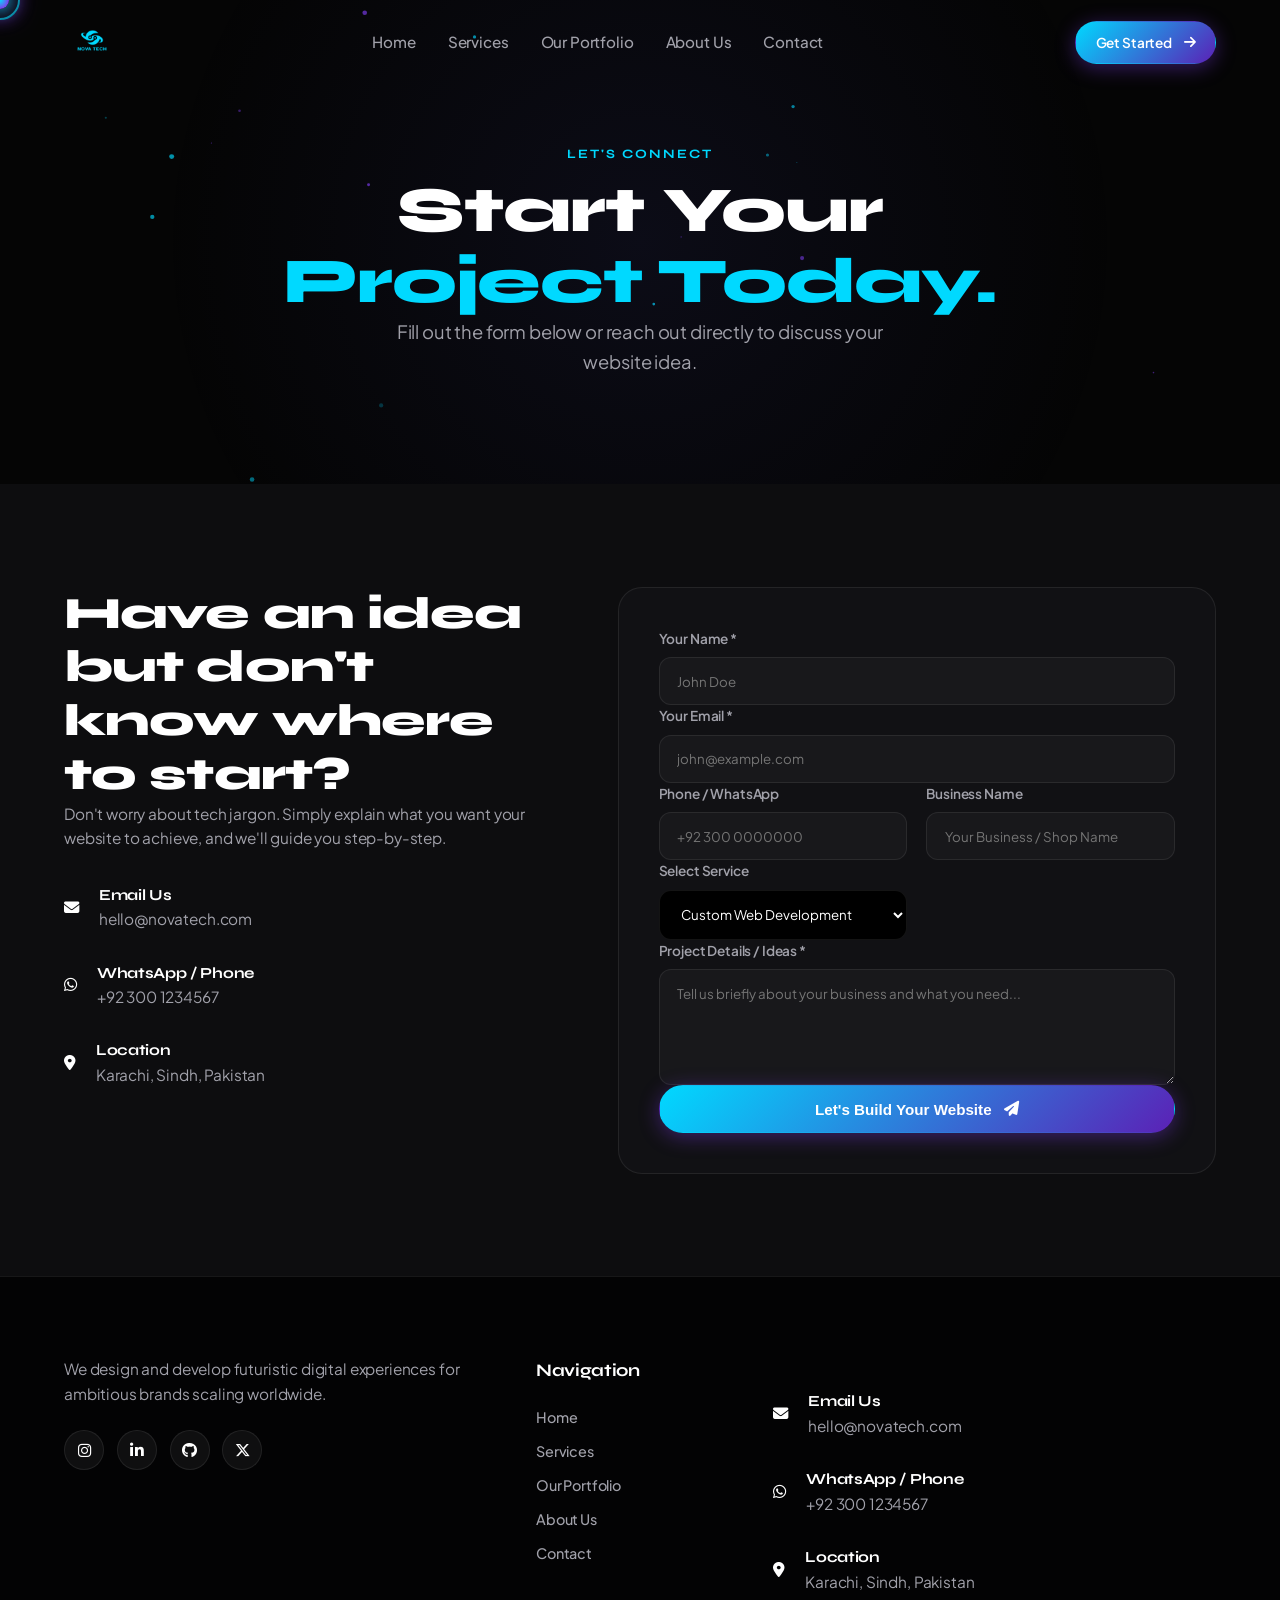
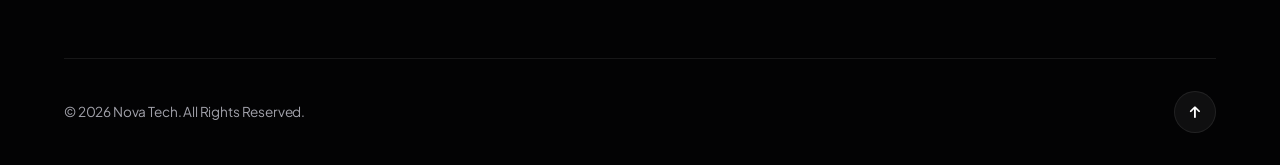
<file: contact.html>
<!DOCTYPE html>
<html lang="en">
<head>
  <meta charset="UTF-8" />
  <meta name="viewport" content="width=device-width, initial-scale=1.0" />
  <title>Contact Us — NOVA TECH</title>
  <meta name="description" content="Get in touch with Nova Tech for an affordable web design consultation." />
  
  <link rel="preconnect" href="https://fonts.googleapis.com" />
  <link rel="preconnect" href="https://fonts.gstatic.com" crossorigin />
  <link href="https://fonts.googleapis.com/css2?family=Plus+Jakarta+Sans:wght@300;400;500;600;700;800&family=Syne:wght@600;700;800&display=swap" rel="stylesheet" />
  <link rel="stylesheet" href="https://cdnjs.cloudflare.com/ajax/libs/font-awesome/6.5.1/css/all.min.css" />
  <link rel="stylesheet" href="style.css" />
</head>
<body>

  <div class="cursor-dot" id="cursorDot"></div>
  <div class="cursor-outline" id="cursorOutline"></div>
  <canvas id="bgCanvas"></canvas>

  <header class="navbar" id="navbar">
    <div class="nav-container">
      <a href="index.html" class="logo"><img src="logo(1).png" alt="NOVA TECH Logo"></a>
      <nav class="nav-links" id="navLinks">
        <a href="index.html" class="nav-link">Home</a>
        <a href="services.html" class="nav-link">Services</a>
        <a href="Portfolio.html" class="nav-link">Our Portfolio</a>
        <a href="about.html" class="nav-link">About Us</a>
        <a href="contact.html" class="nav-link active">Contact</a>
      </nav>
      <div class="nav-actions">
        <a href="contact.html" class="btn btn-primary btn-sm magnetic-btn"><span>Get Started</span><i class="fa-solid fa-arrow-right"></i></a>
        <button class="hamburger" id="hamburger" aria-label="Toggle Menu"><span></span><span></span><span></span></button>
      </div>
    </div>
  </header>

  <section class="page-header">
    <div class="container">
      <div class="reveal text-center">
        <span class="section-tag">LET'S CONNECT</span>
        <h1 class="hero-title">Start Your <span class="gradient-text">Project Today.</span></h1>
        <p class="section-subtitle">Fill out the form below or reach out directly to discuss your website idea.</p>
      </div>
    </div>
  </section>

  <section class="contact-section">
    <div class="container">
      <div class="contact-wrapper">
        
        <!-- Info Column -->
        <div class="contact-info reveal">
          <h2>Have an idea but don't know where to start?</h2>
          <p>Don't worry about tech jargon. Simply explain what you want your website to achieve, and we'll guide you step-by-step.</p>
          
          <div class="info-items">
            <div class="info-item">
              <i class="fa-solid fa-envelope"></i>
              <div>
                <h4>Email Us</h4>
                <p>hello@novatech.com</p>
              </div>
            </div>
            <div class="info-item">
              <i class="fa-brands fa-whatsapp"></i>
              <div>
                <h4>WhatsApp / Phone</h4>
                <p>+92 300 1234567</p>
              </div>
            </div>
            <div class="info-item">
              <i class="fa-solid fa-location-dot"></i>
              <div>
                <h4>Location</h4>
                <p>Karachi, Sindh, Pakistan</p>
              </div>
            </div>
          </div>
        </div>

        <!-- Contact Form -->
        <div class="contact-form-card reveal" data-delay="100">
          <form id="contactForm" novalidate>
            <div class="form-group">
              <label for="name">Your Name *</label>
              <input type="text" id="name" required placeholder="John Doe" />
              <span class="error-msg" id="nameError">Please enter your name.</span>
            </div>

            <div class="form-group">
              <label for="email">Your Email *</label>
              <input type="email" id="email" required placeholder="john@example.com" />
              <span class="error-msg" id="emailError">Please enter a valid email address.</span>
            </div>

            <div class="form-grid-2">
              <div class="form-group">
                <label for="phone">Phone / WhatsApp</label>
                <input type="tel" id="phone" placeholder="+92 300 0000000" />
              </div>
              <div class="form-group">
                <label for="business">Business Name</label>
                <input type="text" id="business" placeholder="Your Business / Shop Name" />
              </div>
            </div>

            <div class="form-grid-2">
              <div class="form-group">
                <label for="service">Select Service</label>
                <select id="service" style="background: black;">
                  <option value="web-dev">Custom Web Development</option>
                  <option value="ecommerce">E-Commerce Store</option>
                  <option value="wordpress">WordPress & CMS Development</option>
                  <option value="maintenance">Website Maintenance & SEO</option>
                </select>
              </div>
            </div>

            <div class="form-group">
              <label for="message">Project Details / Ideas *</label>
              <textarea id="message" rows="5" required placeholder="Tell us briefly about your business and what you need..."></textarea>
              <span class="error-msg" id="messageError">Please enter your project details.</span>
            </div>

            <button type="submit" class="btn btn-primary btn-block magnetic-btn">
              <span>Let's Build Your Website</span>
              <i class="fa-solid fa-paper-plane"></i>
            </button>
            
            <div class="form-success" id="formSuccess">
              <i class="fa-solid fa-circle-check"></i> Thank you! Your message has been sent successfully. We will get back to you shortly.
            </div>
          </form>
        </div>

      </div>
    </div>
  </section>

  <footer class="footer">
    <div class="container">
      <div class="footer-top">
        <div class="footer-brand">
          <p class="footer-bio">
            We design and develop futuristic digital experiences for ambitious brands scaling worldwide.
          </p>
          <div class="social-links">
            <a href="#" aria-label="Instagram"><i class="fa-brands fa-instagram"></i></a>
            <a href="#" aria-label="LinkedIn"><i class="fa-brands fa-linkedin-in"></i></a>
            <a href="#" aria-label="GitHub"><i class="fa-brands fa-github"></i></a>
            <a href="#" aria-label="X / Twitter"><i class="fa-brands fa-x-twitter"></i></a>
          </div>
        </div>

        <div class="footer-links-grid">
          <div class="footer-col">
            <h4 class="footer-heading">Navigation</h4>
            <ul>
              <li><a href="index.html" class="nav-link active">Home</a></li>
              <li><a href="services.html" class="nav-link">Services</a></li>
              <li><a href="Portfolio.html" class="nav-link">Our Portfolio</a></li>
              <li><a href="about.html" class="nav-link">About Us</a></li>
              <li><a href="contact.html" class="nav-link">Contact</a></li>
            </ul>
          </div>

           <div class="info-items">
            <div class="info-item">
              <i class="fa-solid fa-envelope"></i>
              <div>
                <h4>Email Us</h4>
                <p>hello@novatech.com</p>
              </div>
            </div>
            <div class="info-item">
              <i class="fa-brands fa-whatsapp"></i>
              <div>
                <h4>WhatsApp / Phone</h4>
                <p>+92 300 1234567</p>
              </div>
            </div>
            <div class="info-item">
              <i class="fa-solid fa-location-dot"></i>
              <div>
                <h4>Location</h4>
                <p>Karachi, Sindh, Pakistan</p>
              </div>
            </div>
          </div>
        </div>
      </div>

      <div class="footer-bottom">
        <p>&copy; 2026 Nova Tech. All Rights Reserved.</p>
        <button class="back-to-top" id="backToTop" aria-label="Back to top">
          <i class="fa-solid fa-arrow-up"></i>
        </button>
      </div>
    </div>
  </footer>

  <script src="script.js"></script>
</body>
</html>
</file>
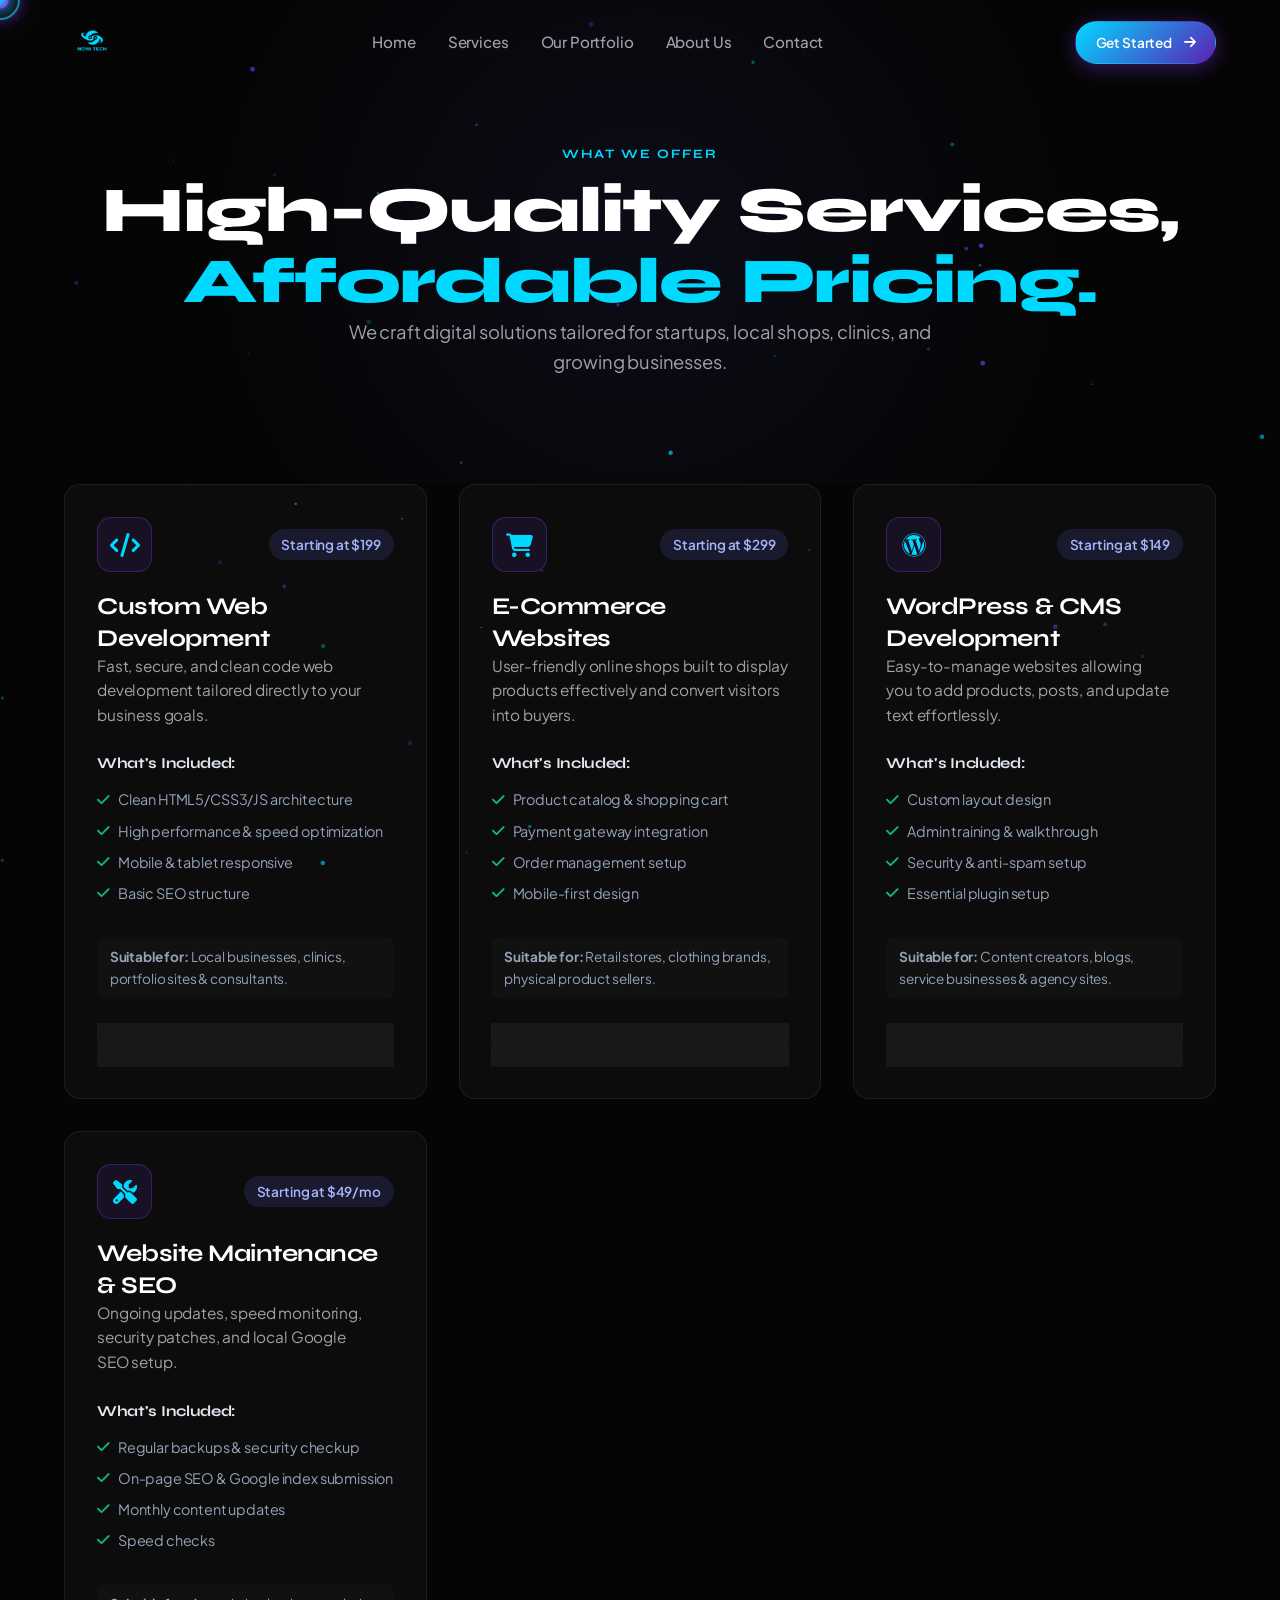
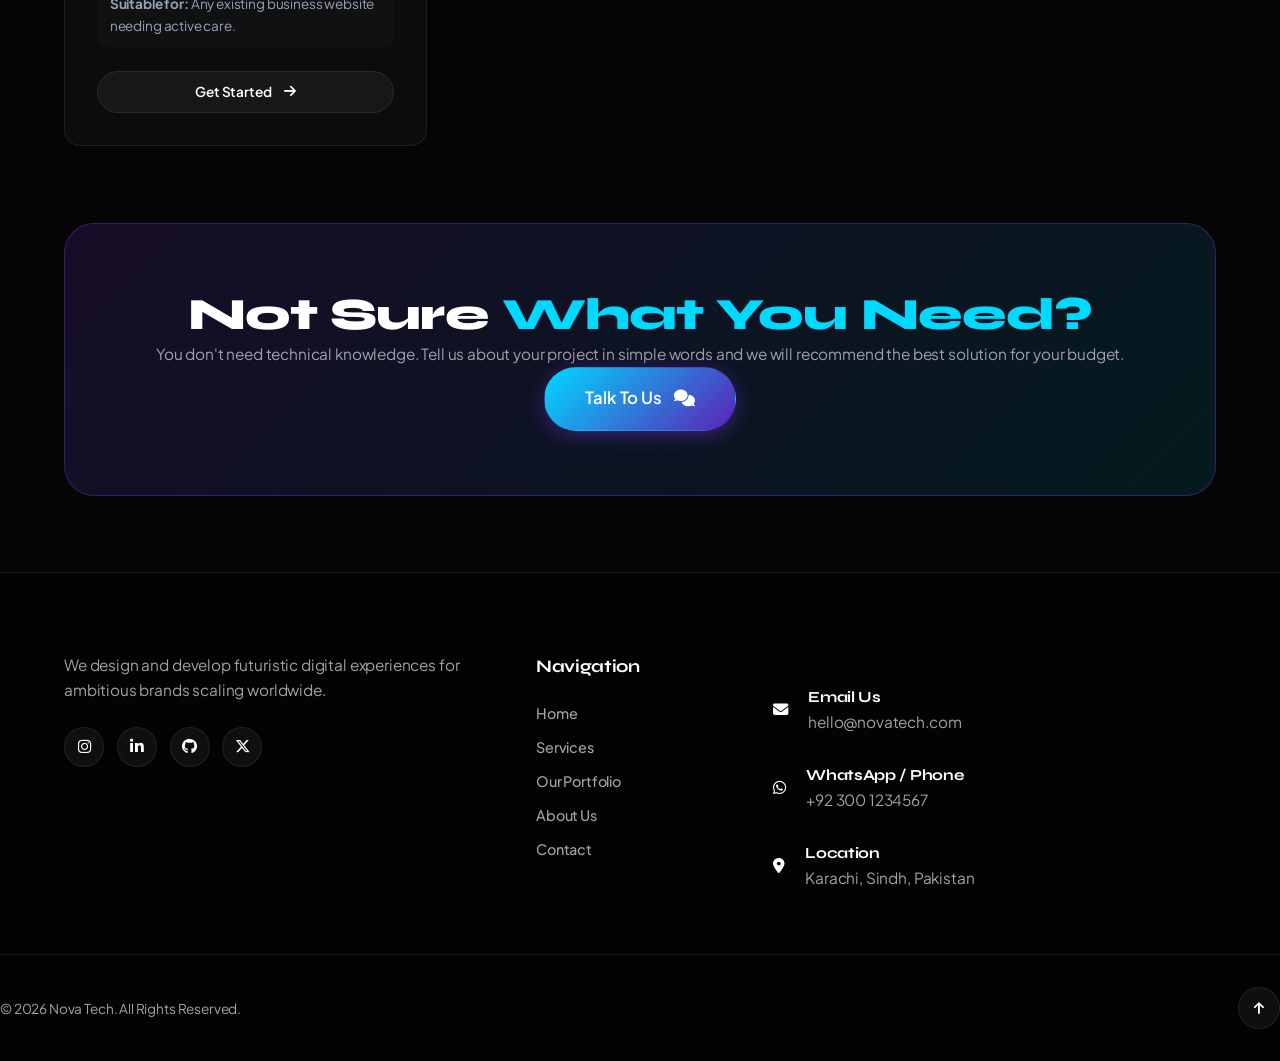
<file: services.html>
<!DOCTYPE html>
<html lang="en">
<head>
  <meta charset="UTF-8" />
  <meta name="viewport" content="width=device-width, initial-scale=1.0" />
  <title>Our Services — NOVA TECH</title>
  <meta name="description" content="Affordable and professional web development, e-commerce, branding, and maintenance services for small businesses." />
  
  <link rel="preconnect" href="https://fonts.googleapis.com" />
  <link rel="preconnect" href="https://fonts.gstatic.com" crossorigin />
  <link href="https://fonts.googleapis.com/css2?family=Plus+Jakarta+Sans:wght@300;400;500;600;700;800&family=Syne:wght@600;700;800&display=swap" rel="stylesheet" />
  <link rel="stylesheet" href="https://cdnjs.cloudflare.com/ajax/libs/font-awesome/6.5.1/css/all.min.css" />
  <link rel="stylesheet" href="style.css" />
</head>
<body>

  <div class="cursor-dot" id="cursorDot"></div>
  <div class="cursor-outline" id="cursorOutline"></div>
  <canvas id="bgCanvas"></canvas>

  <!-- Navigation -->
  <header class="navbar" id="navbar">
    <div class="nav-container">
      <a href="index.html" class="logo"><img src="logo(1).png" alt="NOVA TECH Logo"></a>
      <nav class="nav-links" id="navLinks">
        <a href="index.html" class="nav-link">Home</a>
        <a href="services.html" class="nav-link active">Services</a>
        <a href="Portfolio.html" class="nav-link">Our Portfolio</a>
        <a href="about.html" class="nav-link">About Us</a>
        <a href="contact.html" class="nav-link">Contact</a>
      </nav>
      <div class="nav-actions">
        <a href="contact.html" class="btn btn-primary btn-sm magnetic-btn"><span>Get Started</span><i class="fa-solid fa-arrow-right"></i></a>
        <button class="hamburger" id="hamburger" aria-label="Toggle Menu"><span></span><span></span><span></span></button>
      </div>
    </div>
  </header>

  <!-- Header Banner -->
  <section class="page-header">
    <div class="container">
      <div class="reveal text-center">
        <span class="section-tag">WHAT WE OFFER</span>
        <h1 class="hero-title">High-Quality Services, <span class="gradient-text">Affordable Pricing.</span></h1>
        <p class="section-subtitle">We craft digital solutions tailored for startups, local shops, clinics, and growing businesses.</p>
      </div>
    </div>
  </section>

  <!-- Detailed Services Grid -->
  <section class="services-detail-section">
    <div class="container">
      <div class="services-full-grid">
        
        <!-- Service 1 -->
        <div class="service-detail-card reveal">
          <div class="sd-header">
            <div class="service-icon"><i class="fa-solid fa-code"></i></div>
            <span class="pricing-badge">Starting at $199</span>
          </div>
          <h3>Custom Web Development</h3>
          <p class="sd-desc">Fast, secure, and clean code web development tailored directly to your business goals.</p>
          <div class="sd-features">
            <h4>What's Included:</h4>
            <ul>
              <li><i class="fa-solid fa-check"></i> Clean HTML5/CSS3/JS architecture</li>
              <li><i class="fa-solid fa-check"></i> High performance & speed optimization</li>
              <li><i class="fa-solid fa-check"></i> Mobile & tablet responsive</li>
              <li><i class="fa-solid fa-check"></i> Basic SEO structure</li>
            </ul>
          </div>
          <div class="sd-suitable"><strong>Suitable for:</strong> Local businesses, clinics, portfolio sites & consultants.</div>
          <a href="contact.html?service=web-dev" class="btn btn-secondary btn-sm magnetic-btn"><span>Get Started</span><i class="fa-solid fa-arrow-right"></i></a>
        </div>

        <!-- Service 2 -->
        <div class="service-detail-card reveal" data-delay="100">
          <div class="sd-header">
            <div class="service-icon"><i class="fa-solid fa-cart-shopping"></i></div>
            <span class="pricing-badge">Starting at $299</span>
          </div>
          <h3>E-Commerce Websites</h3>
          <p class="sd-desc">User-friendly online shops built to display products effectively and convert visitors into buyers.</p>
          <div class="sd-features">
            <h4>What's Included:</h4>
            <ul>
              <li><i class="fa-solid fa-check"></i> Product catalog & shopping cart</li>
              <li><i class="fa-solid fa-check"></i> Payment gateway integration</li>
              <li><i class="fa-solid fa-check"></i> Order management setup</li>
              <li><i class="fa-solid fa-check"></i> Mobile-first design</li>
            </ul>
          </div>
          <div class="sd-suitable"><strong>Suitable for:</strong> Retail stores, clothing brands, physical product sellers.</div>
          <a href="contact.html?service=ecommerce" class="btn btn-secondary btn-sm magnetic-btn"><span>Get Started</span><i class="fa-solid fa-arrow-right"></i></a>
        </div>

        <!-- Service 3 -->
        <div class="service-detail-card reveal" data-delay="200">
          <div class="sd-header">
            <div class="service-icon"><i class="fa-brands fa-wordpress"></i></div>
            <span class="pricing-badge">Starting at $149</span>
          </div>
          <h3>WordPress & CMS Development</h3>
          <p class="sd-desc">Easy-to-manage websites allowing you to add products, posts, and update text effortlessly.</p>
          <div class="sd-features">
            <h4>What's Included:</h4>
            <ul>
              <li><i class="fa-solid fa-check"></i> Custom layout design</li>
              <li><i class="fa-solid fa-check"></i> Admin training & walkthrough</li>
              <li><i class="fa-solid fa-check"></i> Security & anti-spam setup</li>
              <li><i class="fa-solid fa-check"></i> Essential plugin setup</li>
            </ul>
          </div>
          <div class="sd-suitable"><strong>Suitable for:</strong> Content creators, blogs, service businesses & agency sites.</div>
          <a href="contact.html?service=wordpress" class="btn btn-secondary btn-sm magnetic-btn"><span>Get Started</span><i class="fa-solid fa-arrow-right"></i></a>
        </div>

        <!-- Service 4 -->
        <div class="service-detail-card reveal" data-delay="200">
          <div class="sd-header">
            <div class="service-icon"><i class="fa-solid fa-screwdriver-wrench"></i></div>
            <span class="pricing-badge">Starting at $49/mo</span>
          </div>
          <h3>Website Maintenance & SEO</h3>
          <p class="sd-desc">Ongoing updates, speed monitoring, security patches, and local Google SEO setup.</p>
          <div class="sd-features">
            <h4>What's Included:</h4>
            <ul>
              <li><i class="fa-solid fa-check"></i> Regular backups & security checkup</li>
              <li><i class="fa-solid fa-check"></i> On-page SEO & Google index submission</li>
              <li><i class="fa-solid fa-check"></i> Monthly content updates</li>
              <li><i class="fa-solid fa-check"></i> Speed checks</li>
            </ul>
          </div>
          <div class="sd-suitable"><strong>Suitable for:</strong> Any existing business website needing active care.</div>
          <a href="contact.html?service=maintenance" class="btn btn-secondary btn-sm magnetic-btn"><span>Get Started</span><i class="fa-solid fa-arrow-right"></i></a>
        </div>

      </div>
    </div>
  </section>

  <!-- Not Sure What You Need Section -->
  <section class="cta-section">
    <div class="container">
      <div class="cta-card reveal">
        <div class="cta-content">
          <h2 class="cta-title">Not Sure <span class="gradient-text">What You Need?</span></h2>
          <p class="cta-desc">You don't need technical knowledge. Tell us about your project in simple words and we will recommend the best solution for your budget.</p>
          <a href="contact.html" class="btn btn-primary btn-lg magnetic-btn"><span>Talk To Us</span><i class="fa-solid fa-comments"></i></a>
        </div>
      </div>
    </div>
  </section>

  <!-- Footer -->
<footer class="footer">
    <div class="container">
      <div class="footer-top">
        <div class="footer-brand">
          <p class="footer-bio">
            We design and develop futuristic digital experiences for ambitious brands scaling worldwide.
          </p>
          <div class="social-links">
            <a href="#" aria-label="Instagram"><i class="fa-brands fa-instagram"></i></a>
            <a href="#" aria-label="LinkedIn"><i class="fa-brands fa-linkedin-in"></i></a>
            <a href="#" aria-label="GitHub"><i class="fa-brands fa-github"></i></a>
            <a href="#" aria-label="X / Twitter"><i class="fa-brands fa-x-twitter"></i></a>
          </div>
        </div>

        <div class="footer-links-grid">
          <div class="footer-col">
            <h4 class="footer-heading">Navigation</h4>
            <ul>
               <li><a href="index.html" class="nav-link active">Home</a></li>
              <li><a href="services.html" class="nav-link">Services</a></li>
              <li><a href="Portfolio.html" class="nav-link">Our Portfolio</a></li>
              <li><a href="about.html" class="nav-link">About Us</a></li>
              <li><a href="contact.html" class="nav-link">Contact</a></li>
            </ul>
          </div>

        <div class="info-items">
            <div class="info-item">
              <i class="fa-solid fa-envelope"></i>
              <div>
                <h4>Email Us</h4>
                <p>hello@novatech.com</p>
              </div>
            </div>
            <div class="info-item">
              <i class="fa-brands fa-whatsapp"></i>
              <div>
                <h4>WhatsApp / Phone</h4>
                <p>+92 300 1234567</p>
              </div>
            </div>
            <div class="info-item">
              <i class="fa-solid fa-location-dot"></i>
              <div>
                <h4>Location</h4>
                <p>Karachi, Sindh, Pakistan</p>
              </div>
            </div>
          </div>
        </div>
        </div>
      </div>

      <div class="footer-bottom">
        <p>&copy; 2026 Nova Tech. All Rights Reserved.</p>
        <button class="back-to-top" id="backToTop" aria-label="Back to top">
          <i class="fa-solid fa-arrow-up"></i>
        </button>
      </div>
    </div>
  </footer>

  <script src="script.js"></script>
</body>
</html>
</file>
<file: style.css>
/* ==========================================================================
   NOVA TECH AGENCY — COMPLETE CLEAN & FULLY RESPONSIVE CSS
   ========================================================================== */

/* --------------------------------------------------------------------------
   1. VARIABLES & FLUID TYPOGRAPHY SETUP
   -------------------------------------------------------------------------- */
:root {
  /* Color Palette */
  --bg-main: #050505;
  --bg-secondary: #0d0d0f;
  --bg-card: #111114;
  --bg-glass: rgba(17, 17, 20, 0.75);

  --primary: #00d9ff;
  --secondary: #00d9ff;
  --accent: #00d9ff;

  --text-main: #ffffff;
  --text-muted: #a1a1aa;
  --border-color: rgba(255, 255, 255, 0.08);
  --border-glow: rgba(124, 58, 237, 0.35);

  --font-heading: 'Syne', sans-serif;
  --font-body: 'Plus Jakarta Sans', sans-serif;

  /* Fluid Typography */
  --fs-hero: clamp(2.2rem, 5vw, 4.2rem);
  --fs-h2: clamp(1.8rem, 3.5vw, 3rem);
  --fs-h3: clamp(1.2rem, 2vw, 1.5rem);
  --fs-body: clamp(0.95rem, 1.2vw, 1.15rem);

  --transition-fast: 0.25s cubic-bezier(0.16, 1, 0.3, 1);
  --transition-smooth: 0.4s cubic-bezier(0.16, 1, 0.3, 1);
  --container-width: 1240px;
}

/* --------------------------------------------------------------------------
   2. GLOBAL RESET & BASE STYLES
   -------------------------------------------------------------------------- */
*,
*::before,
*::after {
  box-sizing: border-box;
  margin: 0;
  padding: 0;
}

html {
  scroll-behavior: smooth;
  font-size: 16px;
  background-color: var(--bg-main);
  color: var(--text-main);
  font-family: var(--font-body);
  overflow-x: hidden;
  width: 100%;
}

body {
  position: relative;
  width: 100%;
  line-height: 1.6;
  letter-spacing: -0.01em;
  -webkit-font-smoothing: antialiased;
  font-size: var(--fs-body);
  overflow-x: hidden;
  overflow-wrap: break-word;
  word-break: break-word;
}

/* Custom Scrollbar */
::-webkit-scrollbar {
  width: 8px;
}

::-webkit-scrollbar-track {
  background: var(--bg-main);
}

::-webkit-scrollbar-thumb {
  background: #22222a;
  border-radius: 4px;
}

::-webkit-scrollbar-thumb:hover {
  background: var(--primary);
}

/* Base Elements */
h1, h2, h3, h4, 
.logo-text, 
.section-tag {
  font-family: var(--font-heading);
  letter-spacing: -0.02em;
}

h1 {
  font-size: var(--fs-hero);
  font-weight: 800;
  line-height: 1.1;
  text-wrap: balance;
}

h2 {
  font-size: var(--fs-h2);
  font-weight: 800;
  line-height: 1.2;
  text-wrap: balance;
}

h3 {
  font-size: var(--fs-h3);
  font-weight: 700;
  line-height: 1.3;
}

p {
  color: var(--text-muted);
  line-height: 1.6;
  text-wrap: pretty;
}

a {
  color: inherit;
  text-decoration: none;
}

ul {
  list-style: none;
}

img {
  max-width: 100%;
  height: auto;
  display: block;
}

.container {
  width: 90%;
  max-width: var(--container-width);
  margin: 0 auto;
}

.text-center {
  text-align: center;
}

.gradient-text {
  background: linear-gradient(135deg, var(--primary), var(--secondary), var(--accent));
  -webkit-background-clip: text;
  -webkit-text-fill-color: transparent;
}

.glow {
  text-shadow: 0 0 25px rgba(124, 58, 237, 0.4);
}

.section-tag {
  display: inline-block;
  font-size: 0.8rem;
  font-weight: 700;
  letter-spacing: 2px;
  color: var(--secondary);
  margin-bottom: 0.75rem;
  text-transform: uppercase;
}

.section-title {
  margin-bottom: 1rem;
}

.section-subtitle {
  max-width: 600px;
  margin: 0 auto 3rem auto;
  font-size: clamp(1rem, 1.5vw, 1.15rem);
}

.page-header {
  padding: clamp(100px, 15vw, 140px) 0 60px;
  background: radial-gradient(circle at center, rgba(99, 102, 241, 0.08) 0%, transparent 70%);
}

/* Hide Default Cursor on Desktop Only */
@media (min-width: 1025px) {
  *, *::before, *::after, body, html, a, button, input, textarea, select {
    cursor: none !important;
  }
}

/* --------------------------------------------------------------------------
   3. BUTTONS & INTERACTIVE ELEMENTS
   -------------------------------------------------------------------------- */
.btn {
  display: inline-flex;
  align-items: center;
  justify-content: center;
  gap: 0.75rem;
  padding: 0.9rem 1.8rem;
  border-radius: 50px;
  font-weight: 600;
  font-size: 0.95rem;
  cursor: pointer;
  transition: var(--transition-smooth);
  position: relative;
  overflow: hidden;
  border: 1px solid transparent;
  white-space: nowrap;
}

.btn-primary {
  background: linear-gradient(135deg, var(--primary), #5b21b6);
  color: var(--text-main);
  box-shadow: 0 4px 20px rgba(124, 58, 237, 0.4);
}

.btn-primary:hover {
  transform: translateY(-3px);
  box-shadow: 0 8px 30px rgba(124, 58, 237, 0.7);
}

.btn-secondary {
  background: rgba(255, 255, 255, 0.05);
  border-color: var(--border-color);
  color: var(--text-main);
  backdrop-filter: blur(10px);
}

.btn-secondary:hover {
  background: rgba(255, 255, 255, 0.1);
  border-color: var(--secondary);
  color: var(--secondary);
  transform: translateY(-3px);
}

.btn-sm {
  padding: 0.6rem 1.2rem;
  font-size: 0.85rem;
}

.btn-lg {
  padding: 1.1rem 2.5rem;
  font-size: 1.05rem;
}

.btn-block {
  width: 100%;
}

/* --------------------------------------------------------------------------
   4. CURSOR & CANVAS
   -------------------------------------------------------------------------- */
.cursor-dot, 
.anime-cursor {
  position: fixed;
  top: 0;
  left: 0;
  width: 18px;
  height: 18px;
  background: radial-gradient(circle, #00d9ff 0%, #7c3aed 70%, transparent 100%);
  border-radius: 50%;
  pointer-events: none;
  z-index: 99999;
  transform: translate(-50%, -50%);
  box-shadow: 0 0 15px #00d9ff, 0 0 30px #7c3aed;
  mix-blend-mode: screen;
  transition: width 0.3s ease, height 0.3s ease, background 0.3s ease;
}

.cursor-outline, 
.anime-cursor-follower {
  position: fixed;
  top: 0;
  left: 0;
  width: 40px;
  height: 40px;
  border: 2px solid rgba(0, 217, 255, 0.6);
  border-radius: 50%;
  pointer-events: none;
  z-index: 99998;
  transform: translate(-50%, -50%);
  transition: transform 0.15s ease-out, border-color 0.3s ease, width 0.3s ease, height 0.3s ease;
  box-shadow: 0 0 15px rgba(124, 58, 237, 0.4);
}

.cursor-dot.active, 
.anime-cursor.active {
  width: 32px;
  height: 32px;
  background: radial-gradient(circle, #ff2d75 0%, #7c3aed 70%, transparent 100%);
  box-shadow: 0 0 25px #ff2d75, 0 0 50px #7c3aed;
}

.cursor-outline.active, 
.anime-cursor-follower.active {
  width: 55px;
  height: 55px;
  border-color: rgba(255, 45, 117, 0.8);
}

#bgCanvas {
  position: fixed;
  top: 0;
  left: 0;
  width: 100vw;
  height: 100vh;
  z-index: -1;
  pointer-events: none;
}

/* --------------------------------------------------------------------------
   5. NAVBAR & NAVIGATION
   -------------------------------------------------------------------------- */
.navbar {
  position: fixed;
  top: 0;
  left: 0;
  width: 100%;
  z-index: 1000;
  padding: 1.25rem 0;
  transition: var(--transition-smooth);
}

.navbar.scrolled {
  padding: 0.8rem 0;
  background: var(--bg-glass);
  backdrop-filter: blur(16px);
  border-bottom: 1px solid var(--border-color);
}

.nav-container {
  width: 90%;
  max-width: var(--container-width);
  margin: 0 auto;
  display: flex;
  align-items: center;
  justify-content: space-between;
}

.navbar .logo {
  display: flex;
  align-items: center;
  gap: 0.75rem;
  text-decoration: none;
}

.navbar .logo img {
  max-height: 45px;
  width: auto;
  object-fit: contain;
  display: block;
  transition: transform 0.3s ease;
}

.navbar .logo:hover img {
  transform: scale(1.05);
}

.nav-links {
  display: flex;
  align-items: center;
  gap: 2rem;
}

.nav-link {
  color: var(--text-muted);
  font-size: 0.95rem;
  font-weight: 500;
  position: relative;
  transition: var(--transition-fast);
}

.nav-link::after {
  content: '';
  position: absolute;
  bottom: -4px;
  left: 0;
  width: 0%;
  height: 2px;
  background: linear-gradient(90deg, var(--primary), var(--secondary));
  transition: var(--transition-fast);
}

.nav-link:hover, 
.nav-link.active {
  color: var(--text-main);
}

.nav-link:hover::after, 
.nav-link.active::after {
  width: 100%;
}

.nav-actions {
  display: flex;
  align-items: center;
  gap: 1rem;
}

.hamburger {
  display: none;
  flex-direction: column;
  gap: 6px;
  background: none;
  border: none;
  cursor: pointer;
  padding: 5px;
}

.hamburger span {
  width: 26px;
  height: 2px;
  background: var(--text-main);
  transition: var(--transition-smooth);
}

/* --------------------------------------------------------------------------
   6. HERO SECTION
   -------------------------------------------------------------------------- */
.hero {
  position: relative;
  min-height: 100vh;
  display: flex;
  align-items: center;
  padding: clamp(6rem, 12vw, 8rem) 0 4rem 0;
  overflow: hidden;
}

.hero-wrapper {
  display: grid;
  grid-template-columns: 1.1fr 0.9fr;
  gap: 3rem;
  align-items: center;
  width: 100%;
}

.hero-glow {
  position: absolute;
  width: clamp(250px, 40vw, 400px);
  height: clamp(250px, 40vw, 400px);
  border-radius: 50%;
  filter: blur(140px);
  z-index: -1;
  opacity: 0.35;
}

.blob-1 { background: var(--primary); top: 10%; left: -5%; }
.blob-2 { background: var(--secondary); bottom: 10%; right: -5%; }

.badge {
  display: inline-flex;
  align-items: center;
  gap: 0.5rem;
  padding: 0.4rem 1rem;
  border-radius: 30px;
  background: rgba(124, 58, 237, 0.1);
  border: 1px solid var(--border-glow);
  font-size: 0.8rem;
  font-weight: 700;
  color: var(--secondary);
  margin-bottom: 1.5rem;
}

.badge-spark { color: var(--accent); }

.hero-description {
  margin-bottom: 2.5rem;
  max-width: 540px;
}

.hero-cta {
  display: flex;
  align-items: center;
  gap: 1.25rem;
  flex-wrap: wrap;
}

.browser-mockup {
  background: var(--bg-card);
  border-radius: 16px;
  border: 1px solid var(--border-color);
  box-shadow: 0 20px 50px rgba(0, 0, 0, 0.6), 0 0 40px rgba(124, 58, 237, 0.15);
  overflow: hidden;
  position: relative;
  width: 100%;
}

.browser-header {
  background: #18181c;
  padding: 0.75rem 1rem;
  display: flex;
  align-items: center;
  gap: 1rem;
  border-bottom: 1px solid var(--border-color);
}

.browser-dots { display: flex; gap: 6px; }
.browser-dots .dot { width: 10px; height: 10px; border-radius: 50%; }
.dot.close { background: #ff5f56; }
.dot.minimize { background: #ffbd2e; }
.dot.maximize { background: #27c93f; }

.browser-address {
  background: rgba(255, 255, 255, 0.05);
  padding: 0.2rem 1rem;
  border-radius: 20px;
  font-size: 0.75rem;
  color: var(--text-muted);
  flex-grow: 1;
  text-align: center;
  white-space: nowrap;
  overflow: hidden;
  text-overflow: ellipsis;
}

.hero-img {
  width: 100%;
  height: clamp(260px, 35vw, 380px);
  object-fit: cover;
  transition: transform 0.5s ease;
}

.overlay-card {
  position: absolute;
  background: rgba(17, 17, 20, 0.85);
  backdrop-filter: blur(12px);
  border: 1px solid var(--border-color);
  padding: 0.8rem 1.2rem;
  border-radius: 12px;
  display: flex;
  align-items: center;
  gap: 0.8rem;
  box-shadow: 0 10px 25px rgba(0, 0, 0, 0.5);
  z-index: 2;
}

.icon-gradient { font-size: 1.4rem; color: var(--secondary); }
.card-title { font-size: 0.7rem; color: var(--text-muted); text-transform: uppercase; }
.card-value { font-size: 0.9rem; font-weight: 700; color: var(--text-main); }
.card-1 { top: 15%; left: -20px; }
.card-2 { bottom: 15%; right: -20px; }

.floating { animation: floatAnim 6s ease-in-out infinite; }
.floating-slow { animation: floatAnim 8s ease-in-out infinite; }
.floating-reverse { animation: floatReverseAnim 7s ease-in-out infinite; }

@keyframes floatAnim {
  0%, 100% { transform: translateY(0px); }
  50% { transform: translateY(-15px); }
}
@keyframes floatReverseAnim {
  0%, 100% { transform: translateY(0px); }
  50% { transform: translateY(15px); }
}

/* --------------------------------------------------------------------------
   7. STATS & SERVICES SECTIONS
   -------------------------------------------------------------------------- */
.stats-section {
  padding: 3rem 0;
  border-top: 1px solid var(--border-color);
  border-bottom: 1px solid var(--border-color);
  background: var(--bg-secondary);
}

.stats-grid {
  display: grid;
  grid-template-columns: repeat(auto-fit, minmax(200px, 1fr));
  gap: 1.5rem;
  text-align: center;
  align-items: center;
}

.stat-card {
  padding: 1.5rem;
  border-radius: 16px;
  background: rgba(255, 255, 255, 0.02);
  border: 1px solid var(--border-color);
  transition: var(--transition-smooth);
}

.stat-card:hover {
  border-color: var(--border-glow);
  transform: translateY(-5px);
  background: rgba(124, 58, 237, 0.05);
}

.stat-number { font-size: clamp(2.2rem, 4vw, 3rem); font-weight: 800; display: inline-block; }
.stat-plus { font-size: clamp(1.5rem, 3vw, 2rem); font-weight: 800; color: var(--secondary); }
.stat-label { color: var(--text-muted); font-size: 0.9rem; margin-top: 0.3rem; }

.services-section { padding: clamp(4rem, 8vw, 7rem) 0; }
.services-grid, 
.services-full-grid {
  display: grid;
  grid-template-columns: repeat(auto-fit, minmax(280px, 1fr));
  gap: 2rem;
}

.service-card {
  background: var(--bg-card);
  border: 1px solid var(--border-color);
  padding: clamp(1.8rem, 3vw, 2.5rem) clamp(1.5rem, 2.5vw, 2rem);
  border-radius: 20px;
  position: relative;
  transition: var(--transition-smooth);
  overflow: hidden;
}

.service-card:hover {
  transform: translateY(-8px);
  border-color: var(--border-glow);
  box-shadow: 0 15px 35px rgba(0, 0, 0, 0.4);
}

.card-header {
  display: flex;
  align-items: center;
  justify-content: space-between;
  margin-bottom: 1.5rem;
}

.service-icon {
  width: 55px;
  height: 55px;
  border-radius: 14px;
  background: rgba(124, 58, 237, 0.1);
  border: 1px solid var(--border-glow);
  display: flex;
  align-items: center;
  justify-content: center;
  font-size: 1.5rem;
  color: var(--secondary);
}

.service-num {
  font-family: var(--font-heading);
  font-size: 1.5rem;
  font-weight: 800;
  color: rgba(255, 255, 255, 0.15);
}

.service-title { margin-bottom: 0.8rem; }
.service-desc { margin-bottom: 1.8rem; font-size: 0.95rem; }
.service-link {
  display: inline-flex;
  align-items: center;
  gap: 0.5rem;
  font-size: 0.88rem;
  font-weight: 600;
  color: var(--secondary);
  transition: gap 0.3s ease;
}

.service-link:hover { gap: 0.8rem; }

.service-detail-card {
  background: rgba(255, 255, 255, 0.03);
  border: 1px solid rgba(255, 255, 255, 0.08);
  border-radius: 16px;
  padding: 2rem;
  display: flex;
  flex-direction: column;
  transition: transform 0.3s ease, border-color 0.3s ease;
}

.service-detail-card:hover {
  transform: translateY(-6px);
  border-color: rgba(99, 102, 241, 0.4);
}

.sd-header {
  display: flex;
  justify-content: space-between;
  align-items: center;
  margin-bottom: 1.2rem;
}

.pricing-badge {
  background: rgba(99, 102, 241, 0.15);
  color: #a5b4fc;
  padding: 0.3rem 0.8rem;
  border-radius: 20px;
  font-size: 0.85rem;
  font-weight: 600;
}

.sd-features {
  margin: 1.5rem 0;
  flex-grow: 1;
}

.sd-features h4 {
  font-size: 0.95rem;
  margin-bottom: 0.8rem;
  color: #e2e8f0;
}

.sd-features li {
  font-size: 0.9rem;
  color: #94a3b8;
  margin-bottom: 0.5rem;
  display: flex;
  align-items: center;
  gap: 0.5rem;
}

.sd-features li i { color: #10b981; }

.sd-suitable {
  font-size: 0.85rem;
  color: #94a3b8;
  margin-bottom: 1.5rem;
  background: rgba(255, 255, 255, 0.02);
  padding: 0.6rem 0.8rem;
  border-radius: 8px;
}

/* --------------------------------------------------------------------------
   8. PORTFOLIO, WORK & MODALS
   -------------------------------------------------------------------------- */
.portfolio-section {
  padding: clamp(3rem, 6vw, 5rem) 0;
}

.filter-wrapper, 
.portfolio-filters {
  display: flex;
  justify-content: center;
  align-items: center;
  gap: 0.8rem;
  margin-bottom: 3.5rem;
  flex-wrap: wrap;
}

.filter-btn {
  background: rgba(255, 255, 255, 0.04);
  border: 1px solid var(--border-color);
  color: var(--text-muted);
  padding: 0.6rem 1.4rem;
  border-radius: 30px;
  font-size: 0.9rem;
  font-weight: 600;
  cursor: pointer;
  transition: var(--transition-fast);
}

.filter-btn:hover, 
.filter-btn.active {
  background: var(--primary);
  color: var(--bg-main);
  border-color: var(--primary);
}

/* Portfolio Grid & Card Layout (JS Dynamic) */
.portfolio-grid {
  display: grid;
  grid-template-columns: repeat(auto-fit, minmax(300px, 1fr));
  gap: 2rem;
  margin-top: 2rem;
}

.portfolio-card {
  background: var(--bg-card);
  border: 1px solid var(--border-color);
  border-radius: 20px;
  overflow: hidden;
  transition: var(--transition-smooth);
  opacity: 1 !important;
  transform: translateY(0) !important;
}

.portfolio-card:hover {
  transform: translateY(-8px) !important;
  border-color: var(--border-glow);
  box-shadow: 0 15px 35px rgba(0, 0, 0, 0.4);
}

.card-image {
  position: relative;
  width: 100%;
  height: clamp(200px, 25vw, 250px);
  overflow: hidden;
}

.card-image img {
  width: 100%;
  height: 100%;
  object-fit: cover;
  transition: transform 0.6s ease;
}

.portfolio-card:hover .card-image img {
  transform: scale(1.08);
}

.card-overlay {
  position: absolute;
  inset: 0;
  background: rgba(5, 5, 5, 0.75);
  backdrop-filter: blur(4px);
  display: flex;
  align-items: center;
  justify-content: center;
  opacity: 0;
  transition: opacity 0.3s ease;
}

.portfolio-card:hover .card-overlay {
  opacity: 1;
}

.card-info {
  padding: 1.5rem;
}

.card-category {
  font-size: 0.75rem;
  letter-spacing: 1.5px;
  color: var(--secondary);
  font-weight: 700;
  display: block;
  margin-bottom: 0.5rem;
}

.card-title {
  font-size: 1.2rem;
  color: var(--text-main);
  margin-bottom: 0.6rem;
}

.card-desc {
  font-size: 0.9rem;
  color: var(--text-muted);
  line-height: 1.5;
}

/* Modal Internal Layout */
.modal-overlay {
  position: fixed;
  top: 0;
  left: 0;
  width: 100%;
  height: 100%;
  background: rgba(0, 0, 0, 0.85);
  backdrop-filter: blur(8px);
  display: flex;
  justify-content: center;
  align-items: center;
  z-index: 9999;
  opacity: 0;
  visibility: hidden;
  transition: all 0.3s ease;
  padding: 1rem;
}

.modal-overlay.active {
  opacity: 1;
  visibility: visible;
}

.modal-content {
  background: #0f172a;
  border: 1px solid rgba(255, 255, 255, 0.1);
  border-radius: 16px;
  width: 100%;
  max-width: 700px;
  max-height: 85vh;
  overflow-y: auto;
  padding: clamp(1.5rem, 4vw, 2.5rem);
  position: relative;
  color: #f8fafc;
}

.modal-close {
  position: absolute;
  top: 1.2rem;
  right: 1.2rem;
  background: transparent;
  border: none;
  color: #94a3b8;
  font-size: 1.5rem;
  cursor: pointer;
  display: flex;
  align-items: center;
  justify-content: center;
}

.modal-project {
  display: flex;
  flex-direction: column;
  gap: 1.2rem;
}

.modal-img {
  width: 100%;
  height: 240px;
  object-fit: cover;
  border-radius: 12px;
  border: 1px solid var(--border-color);
}

.modal-details h2 {
  font-size: 1.5rem;
  margin-bottom: 0.5rem;
  color: var(--text-main);
}

.modal-client {
  font-size: 0.9rem;
  color: var(--secondary);
  margin-bottom: 1rem;
}

.modal-desc {
  font-size: 0.95rem;
  color: var(--text-muted);
  margin-bottom: 1.2rem;
  line-height: 1.6;
}

.tech-tags {
  display: flex;
  align-items: center;
  gap: 0.5rem;
  flex-wrap: wrap;
  margin-bottom: 1.5rem;
}

.tag {
  background: rgba(255, 255, 255, 0.05);
  border: 1px solid var(--border-color);
  padding: 0.25rem 0.75rem;
  border-radius: 20px;
  font-size: 0.75rem;
  color: var(--text-muted);
}

/* --------------------------------------------------------------------------
   9. WHY US, PROCESS & ABOUT
   -------------------------------------------------------------------------- */
.why-us-section { padding: clamp(4rem, 8vw, 7rem) 0; }
.why-us-grid {
  display: grid;
  grid-template-columns: 1fr 1.1fr;
  gap: 4rem;
  align-items: center;
}

.image-wrapper {
  position: relative;
  border-radius: 24px;
  overflow: hidden;
  border: 1px solid var(--border-color);
}

.workspace-img {
  width: 100%;
  height: clamp(300px, 40vw, 500px);
  object-fit: cover;
}

.experience-badge {
  position: absolute;
  bottom: 20px;
  left: 20px;
  background: rgba(17, 17, 20, 0.85);
  backdrop-filter: blur(12px);
  border: 1px solid var(--border-glow);
  padding: 1rem 1.5rem;
  border-radius: 16px;
  display: flex;
  align-items: center;
  gap: 1rem;
}

.badge-num { font-size: 2rem; font-weight: 800; color: var(--secondary); }
.badge-text { font-size: 0.85rem; font-weight: 600; max-width: 130px; }

.features-list {
  display: grid;
  grid-template-columns: repeat(auto-fit, minmax(160px, 1fr));
  gap: 1rem;
  margin: 2rem 0;
  align-items: center;
}

.feature-item {
  display: flex;
  align-items: center;
  gap: 0.6rem;
  font-weight: 600;
  color: var(--text-main);
}

.feature-item i { color: var(--secondary); }

.skills-wrapper {
  display: flex;
  flex-direction: column;
  gap: 1.2rem;
  margin-top: 1.5rem;
}

.skill-info {
  display: flex;
  justify-content: space-between;
  align-items: center;
  font-size: 0.88rem;
  font-weight: 600;
  margin-bottom: 0.4rem;
}

.progress-bar {
  width: 100%;
  height: 8px;
  background: rgba(255, 255, 255, 0.08);
  border-radius: 10px;
  overflow: hidden;
}

.progress-fill {
  height: 100%;
  width: 0%;
  background: linear-gradient(90deg, var(--primary), var(--secondary));
  border-radius: 10px;
  transition: width 1.5s ease;
}

/* Process Timeline & Cards Grid */
.process-section {
  padding: clamp(4rem, 8vw, 7rem) 0;
  background: var(--bg-secondary);
}

.process-grid {
  display: grid;
  grid-template-columns: repeat(auto-fit, minmax(260px, 1fr));
  gap: 2rem;
  margin-top: 2.5rem;
}

.process-card {
  background: var(--bg-card);
  border: 1px solid var(--border-color);
  padding: 2rem;
  border-radius: 20px;
  transition: var(--transition-smooth);
}

.process-card:hover {
  transform: translateY(-6px);
  border-color: var(--border-glow);
}

.process-num {
  font-size: 2rem;
  font-weight: 800;
  color: var(--primary);
  margin-bottom: 1rem;
  font-family: var(--font-heading);
}

.timeline-container {
  position: relative;
  max-width: 900px;
  margin: 0 auto;
}

.timeline-line {
  position: absolute;
  top: 0;
  bottom: 0;
  left: 28px;
  width: 2px;
  background: linear-gradient(to bottom, var(--primary), var(--secondary), var(--accent));
  opacity: 0.3;
}

.timeline-step {
  display: flex;
  align-items: flex-start;
  gap: 2.5rem;
  margin-bottom: 3rem;
  position: relative;
}

.step-node {
  width: 58px;
  height: 58px;
  border-radius: 50%;
  background: var(--bg-card);
  border: 2px solid var(--primary);
  display: flex;
  align-items: center;
  justify-content: center;
  font-weight: 800;
  color: var(--secondary);
  flex-shrink: 0;
  z-index: 2;
}

.step-card {
  background: var(--bg-card);
  border: 1px solid var(--border-color);
  padding: 1.8rem;
  border-radius: 16px;
  flex-grow: 1;
}

/* About Section */
.about-section { padding: clamp(4rem, 8vw, 7rem) 0; }
.about-grid {
  display: grid;
  grid-template-columns: 1fr 1fr;
  gap: 4rem;
  align-items: center;
}

.about-highlights {
  display: flex;
  flex-direction: column;
  gap: 1.2rem;
  margin-top: 2rem;
}

.highlight-item {
  background: var(--bg-card);
  border: 1px solid var(--border-color);
  padding: 1.2rem 1.5rem;
  border-radius: 14px;
}

.highlight-title {
  font-weight: 700;
  color: var(--secondary);
  margin-bottom: 0.2rem;
  display: block;
}

.about-collage { position: relative; }
.main-img {
  width: 100%;
  border-radius: 20px;
  border: 1px solid var(--border-color);
}

.mini-card {
  position: absolute;
  background: rgba(17, 17, 20, 0.9);
  backdrop-filter: blur(14px);
  border: 1px solid var(--border-color);
  padding: 0.8rem 1.2rem;
  border-radius: 14px;
  display: flex;
  align-items: center;
  gap: 0.8rem;
}

.mini-1 { top: -20px; left: -20px; }
.mini-2 { bottom: 20px; right: -20px; }
.mini-3 { bottom: -20px; left: 20px; }

/* --------------------------------------------------------------------------
   10. TESTIMONIALS, CTA & CONTACT
   -------------------------------------------------------------------------- */
.testimonials-section {
  padding: clamp(4rem, 8vw, 7rem) 0;
  background: var(--bg-secondary);
}

.testimonial-slider-container {
  max-width: 750px;
  margin: 0 auto;
  overflow: hidden;
}

.testimonial-slider {
  display: flex;
  transition: transform 0.5s ease;
}

.testimonial-card {
  min-width: 100%;
  background: var(--bg-card);
  border: 1px solid var(--border-color);
  padding: clamp(1.8rem, 4vw, 3rem);
  border-radius: 24px;
  text-align: center;
}

.stars {
  color: #ffc107;
  margin-bottom: 1.5rem;
  display: flex;
  justify-content: center;
  align-items: center;
  gap: 0.3rem;
}

.quote {
  font-size: clamp(1rem, 2vw, 1.2rem);
  font-style: italic;
  margin-bottom: 2rem;
}

.client-info {
  display: flex;
  align-items: center;
  justify-content: center;
  gap: 1rem;
}

.client-avatar {
  width: 55px;
  height: 55px;
  border-radius: 50%;
  border: 2px solid var(--primary);
  object-fit: cover;
}

.slider-controls {
  display: flex;
  align-items: center;
  justify-content: center;
  gap: 1.5rem;
  margin-top: 2rem;
}

.slider-btn {
  background: var(--bg-card);
  border: 1px solid var(--border-color);
  color: var(--text-main);
  width: 44px;
  height: 44px;
  border-radius: 50%;
  cursor: pointer;
  transition: var(--transition-fast);
  display: flex;
  align-items: center;
  justify-content: center;
}

.slider-btn:hover {
  background: var(--primary);
  border-color: var(--primary);
}

.slider-dots {
  display: flex;
  align-items: center;
  gap: 8px;
}

.dot-item {
  width: 10px;
  height: 10px;
  border-radius: 50%;
  background: rgba(255, 255, 255, 0.2);
  cursor: pointer;
  transition: var(--transition-fast);
}

.dot-item.active {
  background: var(--secondary);
  width: 24px;
  border-radius: 10px;
}

/* CTA */
.cta-section {
  padding: clamp(3.5rem, 6vw, 6rem) 0;
  position: relative;
  overflow: hidden;
}

.cta-card {
  background: linear-gradient(135deg, rgba(124, 58, 237, 0.15), rgba(0, 217, 255, 0.1));
  border: 1px solid var(--border-glow);
  padding: clamp(2.5rem, 5vw, 4.5rem) clamp(1.2rem, 3vw, 2rem);
  border-radius: 30px;
  text-align: center;
}

/* Contact Section & Forms */
.contact-section {
  padding: clamp(4rem, 8vw, 7rem) 0;
  background: var(--bg-secondary);
}

.contact-grid, 
.contact-wrapper {
  display: grid;
  grid-template-columns: 0.9fr 1.1fr;
  gap: 4rem;
  align-items: start;
}

.info-items {
  display: flex;
  flex-direction: column;
  gap: 1.8rem;
  margin-top: 2rem;
}

.info-item {
  display: flex;
  align-items: center;
  gap: 1.25rem;
}

.info-icon {
  width: 50px;
  height: 50px;
  border-radius: 12px;
  background: rgba(124, 58, 237, 0.1);
  border: 1px solid var(--border-glow);
  display: flex;
  align-items: center;
  justify-content: center;
  color: var(--secondary);
  flex-shrink: 0;
}

.info-label {
  font-size: 0.8rem;
  color: var(--text-muted);
  display: block;
  text-transform: uppercase;
  letter-spacing: 1px;
}

.info-value {
  font-weight: 600;
  font-size: clamp(0.95rem, 1.5vw, 1.05rem);
}

.highlight-green { color: #27c93f; }

.contact-form-wrapper, 
.contact-form-card {
  background: var(--bg-card);
  border: 1px solid var(--border-color);
  padding: clamp(1.5rem, 4vw, 2.5rem);
  border-radius: 24px;
  position: relative;
}

.contact-form {
  display: flex;
  flex-direction: column;
  gap: 1.2rem;
}

.form-row, 
.form-grid-2 {
  display: grid;
  grid-template-columns: 1fr 1fr;
  gap: 1.2rem;
}

.form-group {
  display: flex;
  flex-direction: column;
  gap: 0.5rem;
  position: relative;
}

.form-group label {
  font-size: 0.85rem;
  color: var(--text-muted);
  font-weight: 600;
}

.form-group input,
.form-group select,
.form-group textarea {
  width: 100%;
  background: rgba(255, 255, 255, 0.03);
  border: 1px solid var(--border-color);
  padding: 0.9rem 1.1rem;
  border-radius: 12px;
  color: var(--text-main);
  font-family: var(--font-body);
  outline: none;
  transition: var(--transition-fast);
}

.form-group input:focus,
.form-group select:focus,
.form-group textarea:focus {
  border-color: var(--primary);
  box-shadow: 0 0 15px rgba(124, 58, 237, 0.2);
}

.error-msg {
  display: none;
  color: var(--accent);
  font-size: 0.75rem;
  margin-top: 0.25rem;
}

.form-group.invalid input,
.form-group.invalid select,
.form-group.invalid textarea,
.form-group.error input,
.form-group.error textarea {
  border-color: var(--accent);
}

.form-group.invalid .error-msg,
.form-group.error .error-msg {
  display: block;
}

.form-success {
  display: none;
  text-align: center;
  padding: 2rem 1.5rem;
  background: rgba(124, 58, 237, 0.08);
  border: 1px solid var(--border-glow);
  border-radius: 20px;
  animation: fadeIn 0.5s ease forwards;
}

.form-success.active { display: block; }
.success-icon { font-size: 3.5rem; color: #27c93f; margin-bottom: 1rem; }
.form-success h3 { margin-bottom: 0.5rem; }

/* --------------------------------------------------------------------------
   11. FOOTER
   -------------------------------------------------------------------------- */
.footer {
  padding: 5rem 0 2rem 0;
  border-top: 1px solid var(--border-color);
  background: #030304;
}

.footer-top {
  display: grid;
  grid-template-columns: 1.2fr 2fr;
  gap: 4rem;
  margin-bottom: 4rem;
  align-items: start;
}

.footer .footer-brand {
  display: flex;
  flex-direction: column;
  gap: 1rem;
}

.footer .logo img {
  height: 38px;
  width: auto;
  object-fit: contain;
  display: block;
}

.social-links { 
  display: flex; 
  align-items: center;
  gap: 0.8rem; 
  margin-top: 0.5rem; 
}

.social-links a {
  width: 40px;
  height: 40px;
  border-radius: 50%;
  background: rgba(255, 255, 255, 0.05);
  border: 1px solid var(--border-color);
  display: flex;
  align-items: center;
  justify-content: center;
  transition: var(--transition-fast);
}

.social-links a:hover {
  background: var(--primary);
  border-color: var(--primary);
  transform: translateY(-3px);
}

.footer-links-grid {
  display: grid;
  grid-template-columns: repeat(3, 1fr);
  gap: 2rem;
  align-items: start;
}

.footer-heading {
  color: var(--text-main);
  font-size: 1.1rem;
  margin-bottom: 1.2rem;
}

.footer-col ul {
  display: flex;
  flex-direction: column;
  gap: 0.6rem;
}

.footer-col a, 
.footer-text {
  color: var(--text-muted);
  font-size: 0.9rem;
  transition: var(--transition-fast);
}

.footer-col a:hover { color: var(--secondary); }

.footer-bottom {
  display: flex;
  align-items: center;
  justify-content: space-between;
  padding-top: 2rem;
  border-top: 1px solid var(--border-color);
  color: var(--text-muted);
  font-size: 0.85rem;
}

.back-to-top {
  background: rgba(255, 255, 255, 0.05);
  border: 1px solid var(--border-color);
  color: var(--text-main);
  width: 42px;
  height: 42px;
  border-radius: 50%;
  cursor: pointer;
  transition: var(--transition-fast);
  display: flex;
  align-items: center;
  justify-content: center;
}

.back-to-top:hover {
  background: var(--primary);
  border-color: var(--primary);
  transform: translateY(-3px);
}

/* --------------------------------------------------------------------------
   12. ANIMATIONS & REVEAL EFFECTS
   -------------------------------------------------------------------------- */
.reveal {
  opacity: 0;
  transform: translateY(35px);
  transition: opacity 0.8s ease, transform 0.8s ease;
}

.reveal.active {
  opacity: 1;
  transform: translateY(0);
}

@keyframes fadeIn {
  from { opacity: 0; transform: translateY(10px); }
  to { opacity: 1; transform: translateY(0); }
}

/* --------------------------------------------------------------------------
   13. FULL RESPONSIVE BREAKPOINTS
   -------------------------------------------------------------------------- */

/* Laptops & Desktops (Under 1200px) */
@media (max-width: 1200px) {
  .overlay-card.card-1 { left: 0; }
  .overlay-card.card-2 { right: 0; }
}

/* Tablets & Small Laptops (Under 1024px) */
@media (max-width: 1024px) {
  .hero-wrapper,
  .why-us-grid,
  .about-grid,
  .contact-grid,
  .contact-wrapper,
  .footer-top {
    grid-template-columns: 1fr;
    gap: 3rem;
  }

  .portfolio-grid {
    grid-template-columns: repeat(auto-fit, minmax(280px, 1fr));
  }

  .hero-content {
    text-align: center;
  }

  .hero-description {
    margin: 0 auto 2.5rem auto;
  }

  .hero-cta {
    justify-content: center;
  }

  .overlay-card {
    display: none;
  }

  .workspace-img {
    height: 380px;
  }

  .footer-links-grid {
    grid-template-columns: repeat(3, 1fr);
  }
}

/* Mobile & Mobile-Landscape Devices (Under 768px) */
@media (max-width: 768px) {
  .cursor-dot, 
  .cursor-outline, 
  .anime-cursor, 
  .anime-cursor-follower {
    display: none !important;
  }

  .navbar .logo img {
    max-height: 36px;
  }

  .footer .logo img {
    height: 32px;
  }

  .nav-links {
    position: fixed;
    top: 0;
    right: -100%;
    width: 80%;
    max-width: 320px;
    height: 100vh;
    background: rgba(17, 17, 20, 0.98);
    backdrop-filter: blur(20px);
    flex-direction: column;
    padding: 6rem 2rem 2rem;
    gap: 1.8rem;
    transition: var(--transition-smooth);
    border-left: 1px solid var(--border-color);
    box-shadow: -10px 0 30px rgba(0, 0, 0, 0.8);
    z-index: 1000;
  }

  .nav-links.active {
    right: 0;
  }

  .hamburger {
    display: flex;
    z-index: 1001;
  }

  .form-row,
  .form-grid-2 {
    grid-template-columns: 1fr;
  }

  .footer-links-grid {
    grid-template-columns: 1fr;
    gap: 2rem;
  }

  .timeline-line {
    left: 20px;
  }

  .timeline-step {
    gap: 1.25rem;
  }

  .step-node {
    width: 42px;
    height: 42px;
    font-size: 0.9rem;
  }

  .modal-content {
    padding: 1.8rem 1.25rem;
    width: 100%;
  }

  .mini-card {
    display: none;
  }
}

/* Extra Small Mobile Devices (Under 480px) */
@media (max-width: 480px) {
  .container {
    width: 92%;
  }

  .navbar .logo img {
    max-height: 30px;
  }

  .hero {
    padding: 5.5rem 0 3rem 0;
  }

  .hero-img {
    height: 240px;
  }

  .hero-cta {
    flex-direction: column;
    width: 100%;
  }

  .hero-cta .btn {
    width: 100%;
  }

  .testimonial-card, 
  .cta-card, 
  .contact-form-wrapper,
  .contact-form-card {
    padding: 1.8rem 1rem;
  }

  .footer-bottom {
    flex-direction: column;
    gap: 1.2rem;
    text-align: center;
  }

  .filter-wrapper,
  .portfolio-filters {
    gap: 0.5rem;
  }

  .filter-btn {
    padding: 0.5rem 1rem;
    font-size: 0.82rem;
    flex: 1 1 auto;
    text-align: center;
  }

  .badge {
    font-size: 0.75rem;
    padding: 0.35rem 0.8rem;
  }
}
</file>
